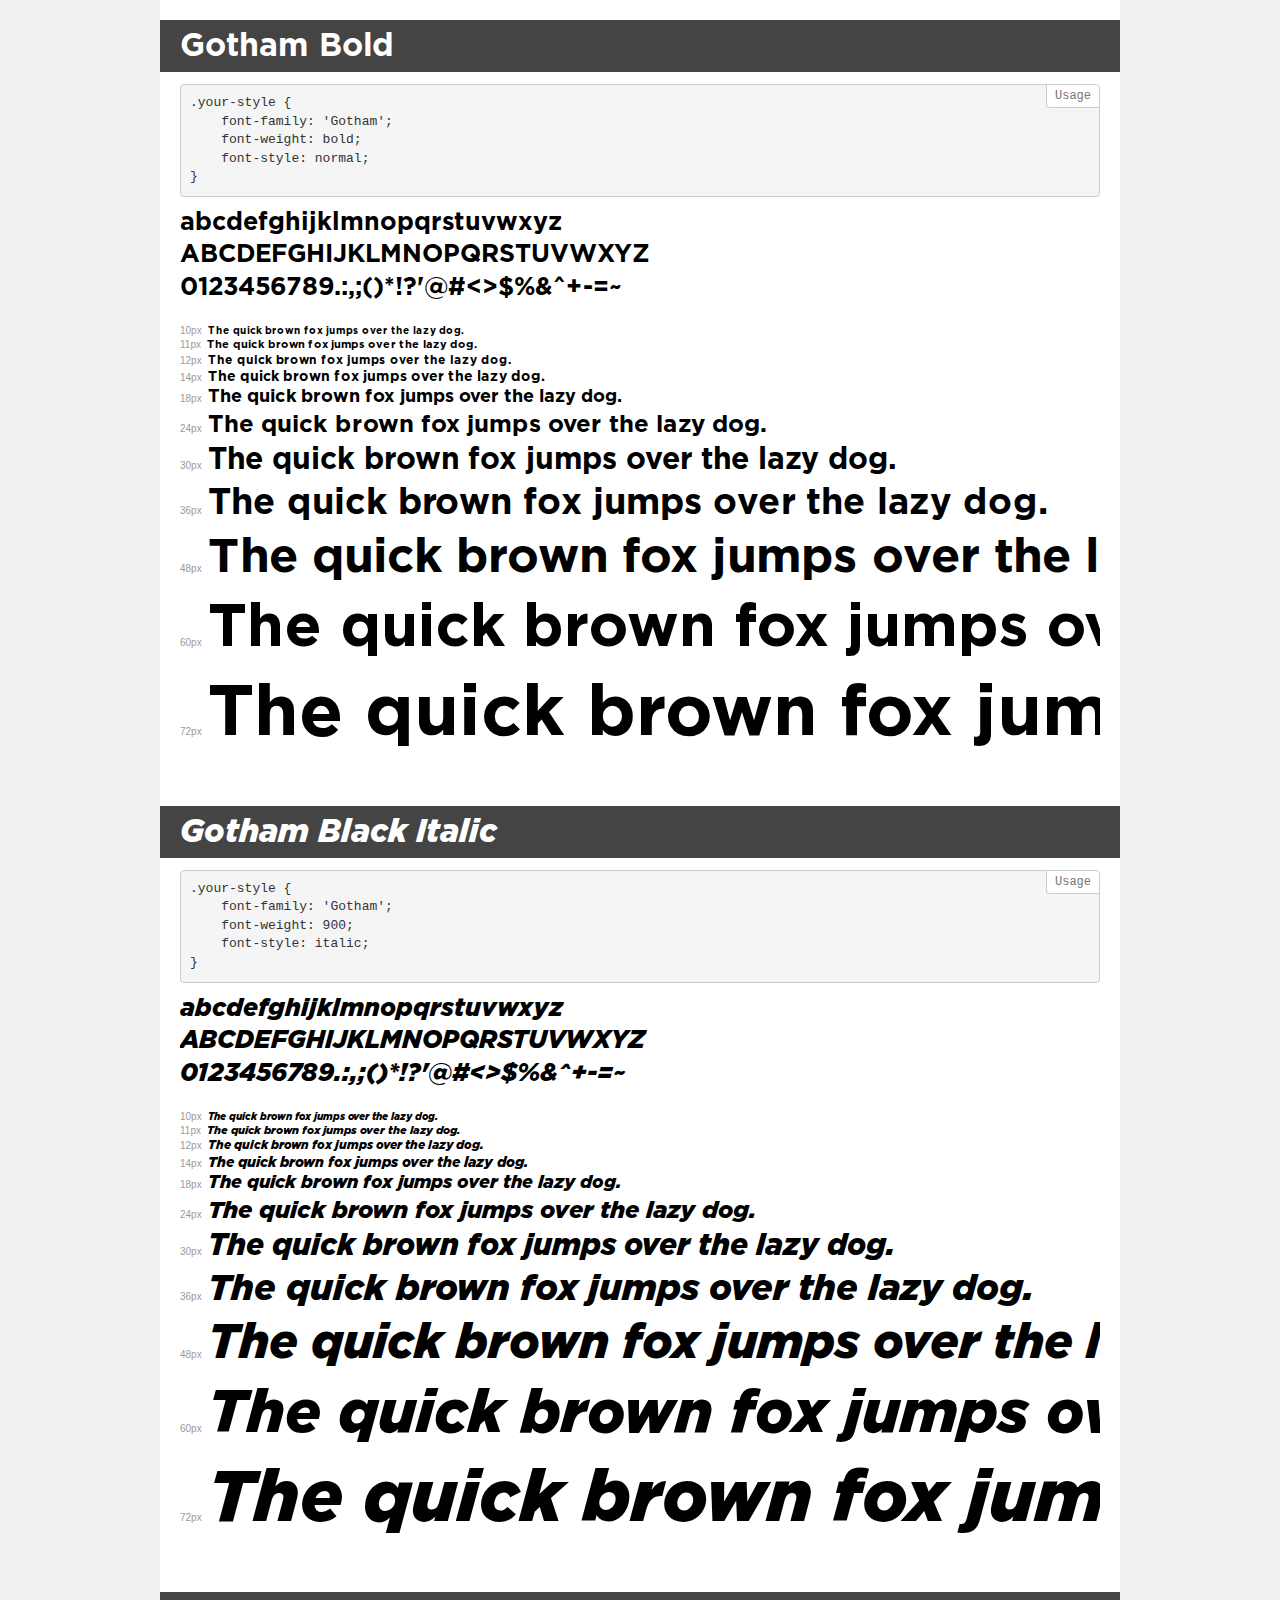
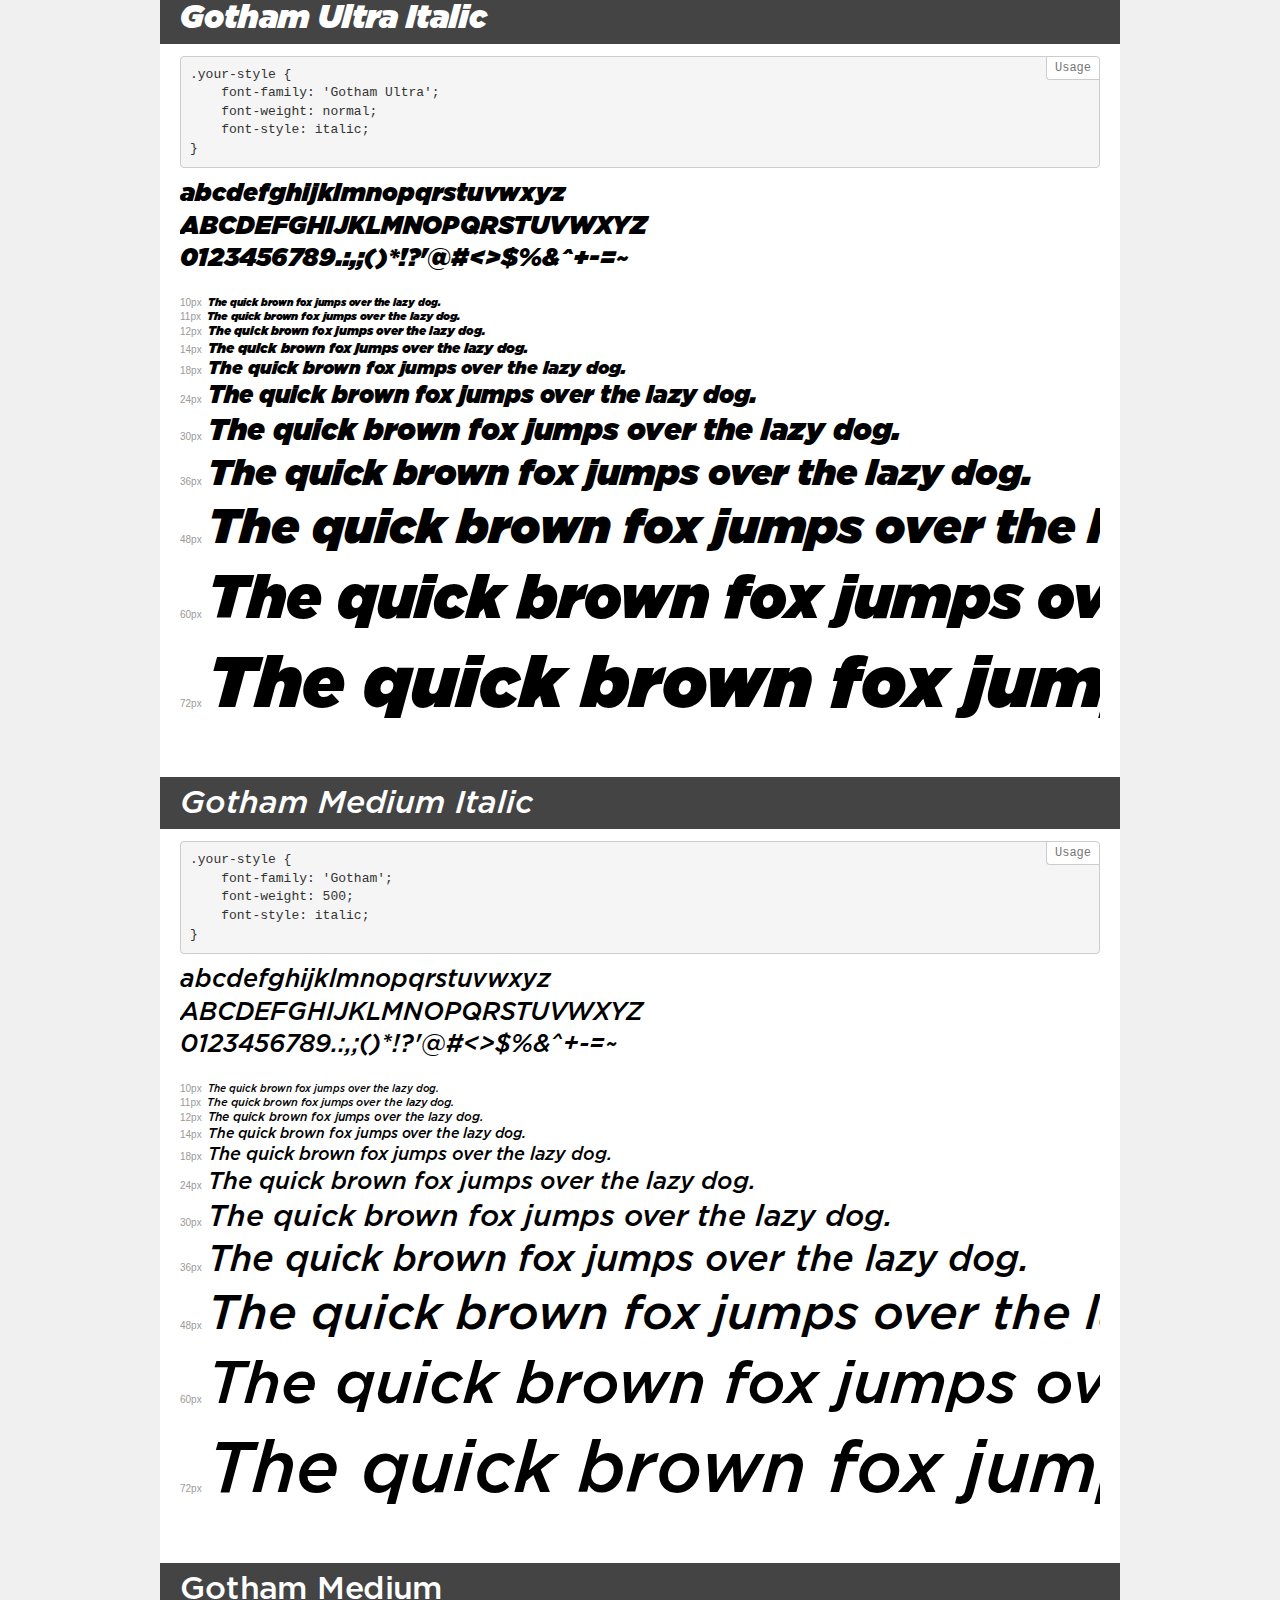
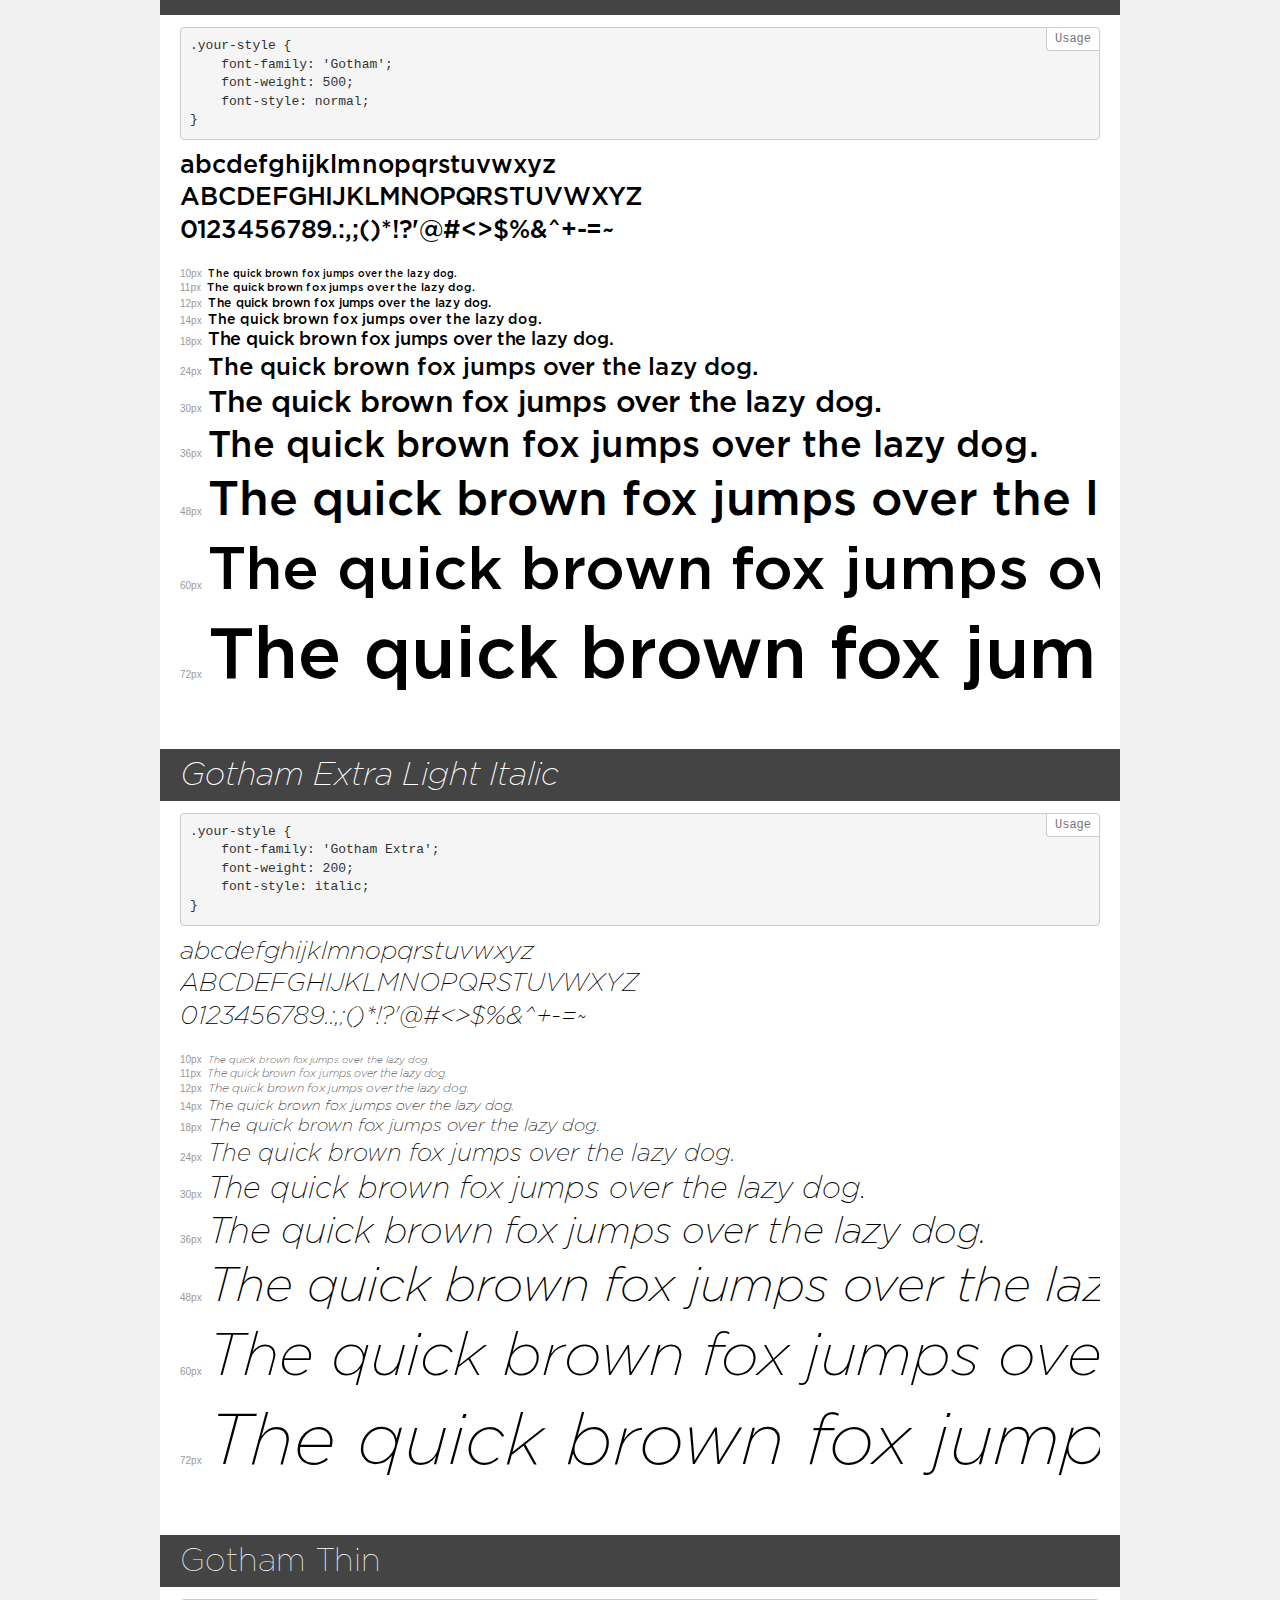
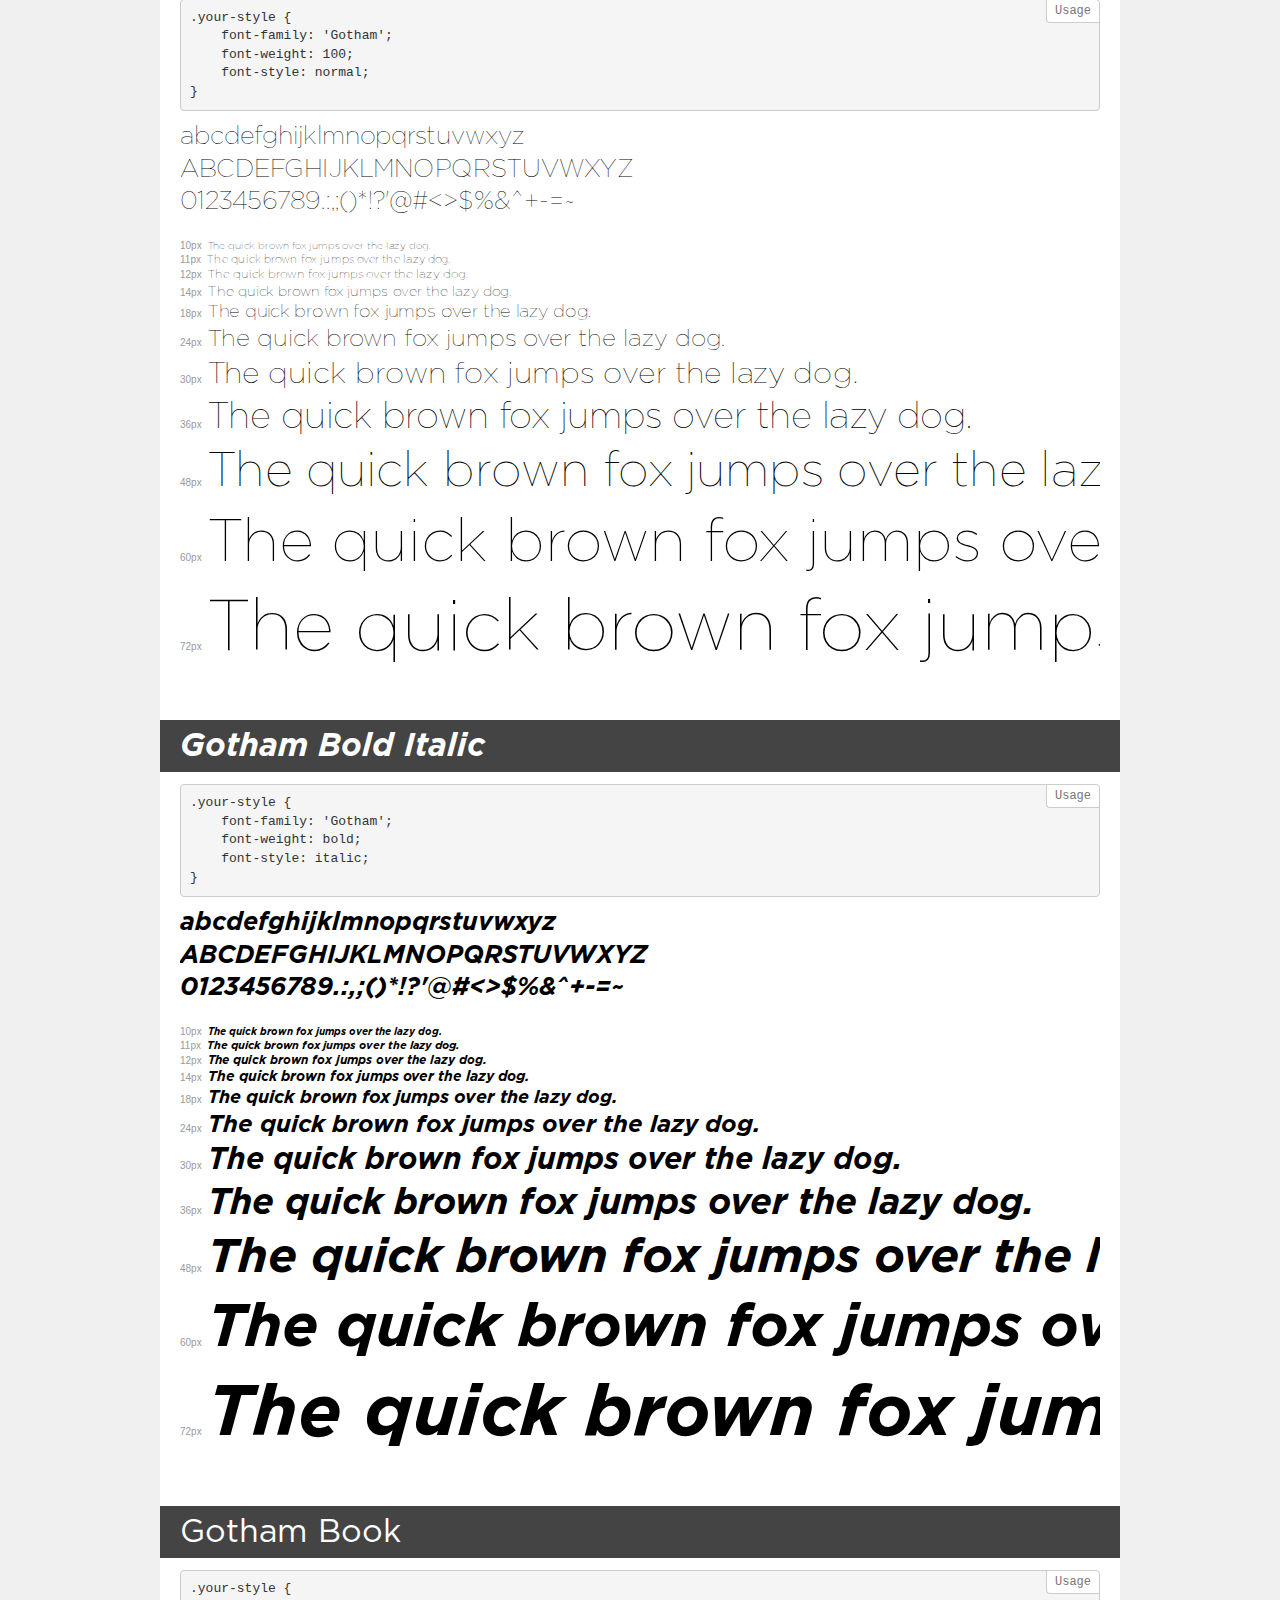
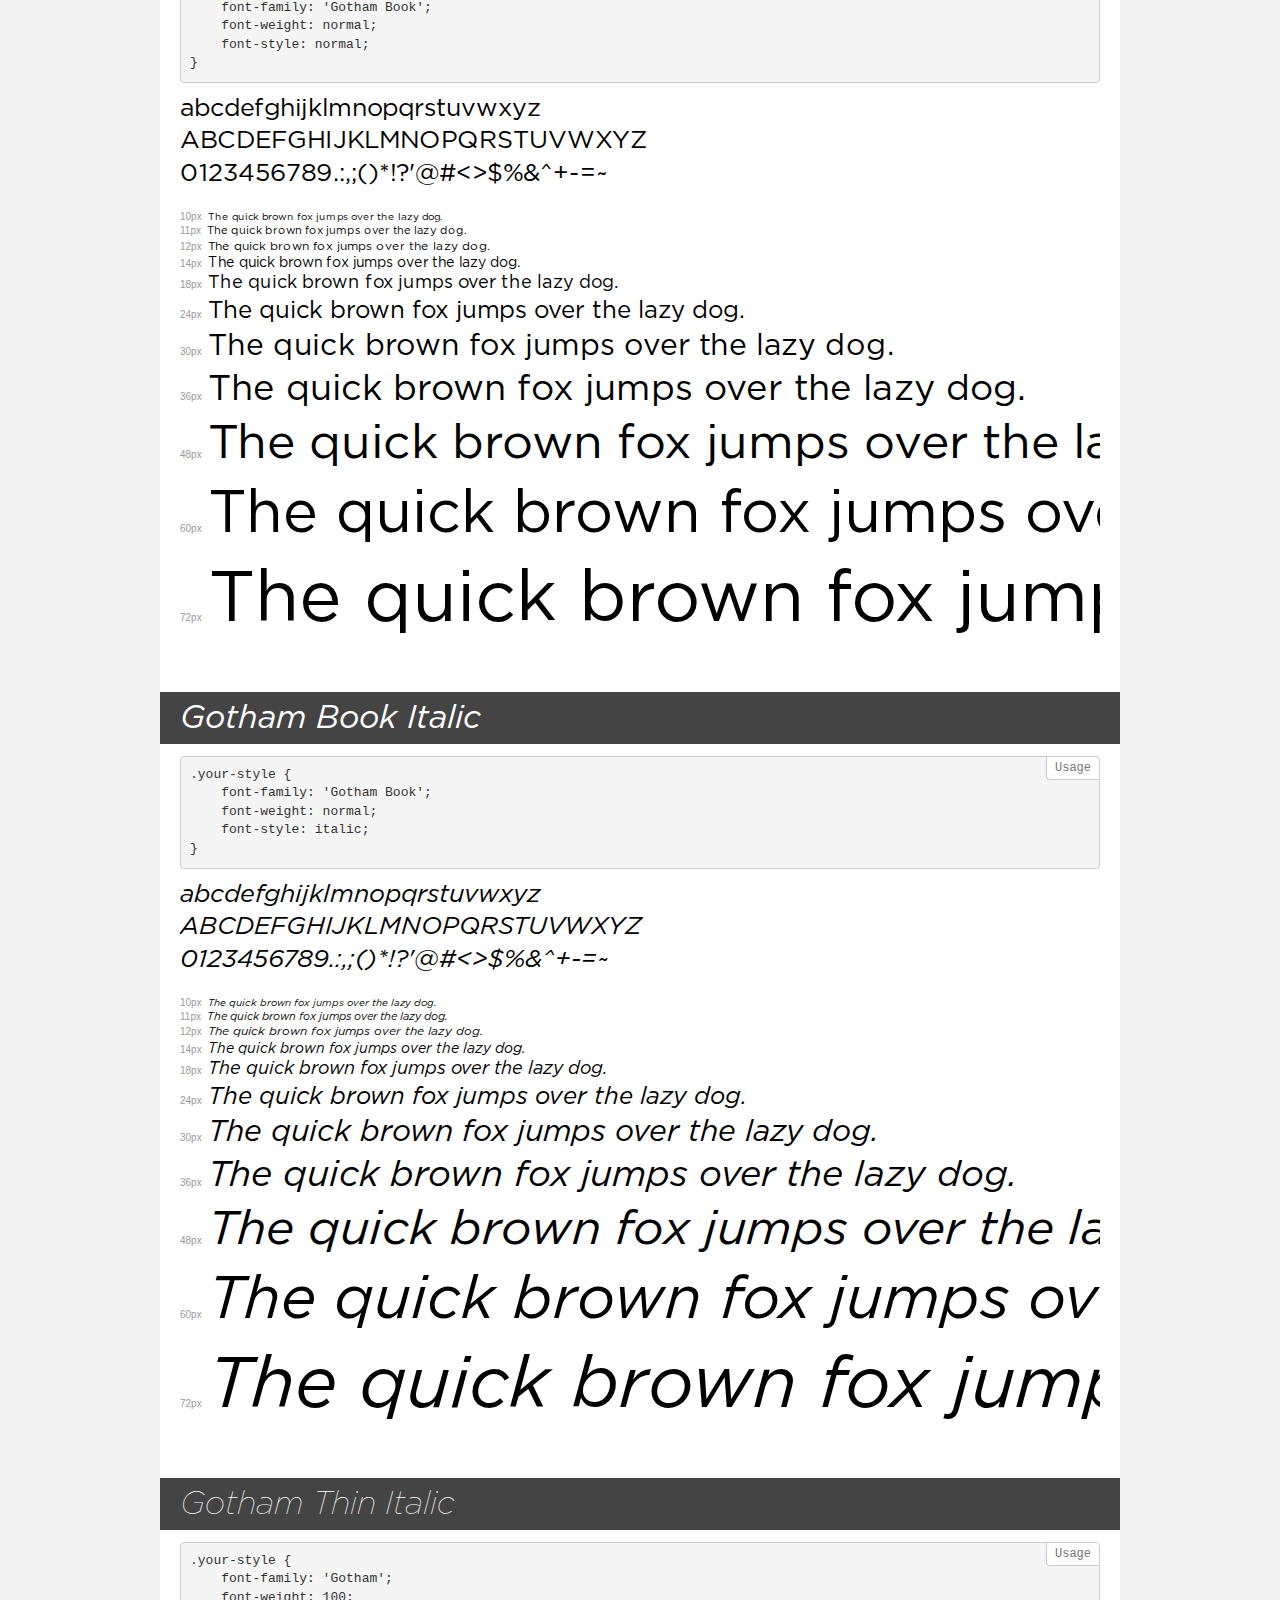
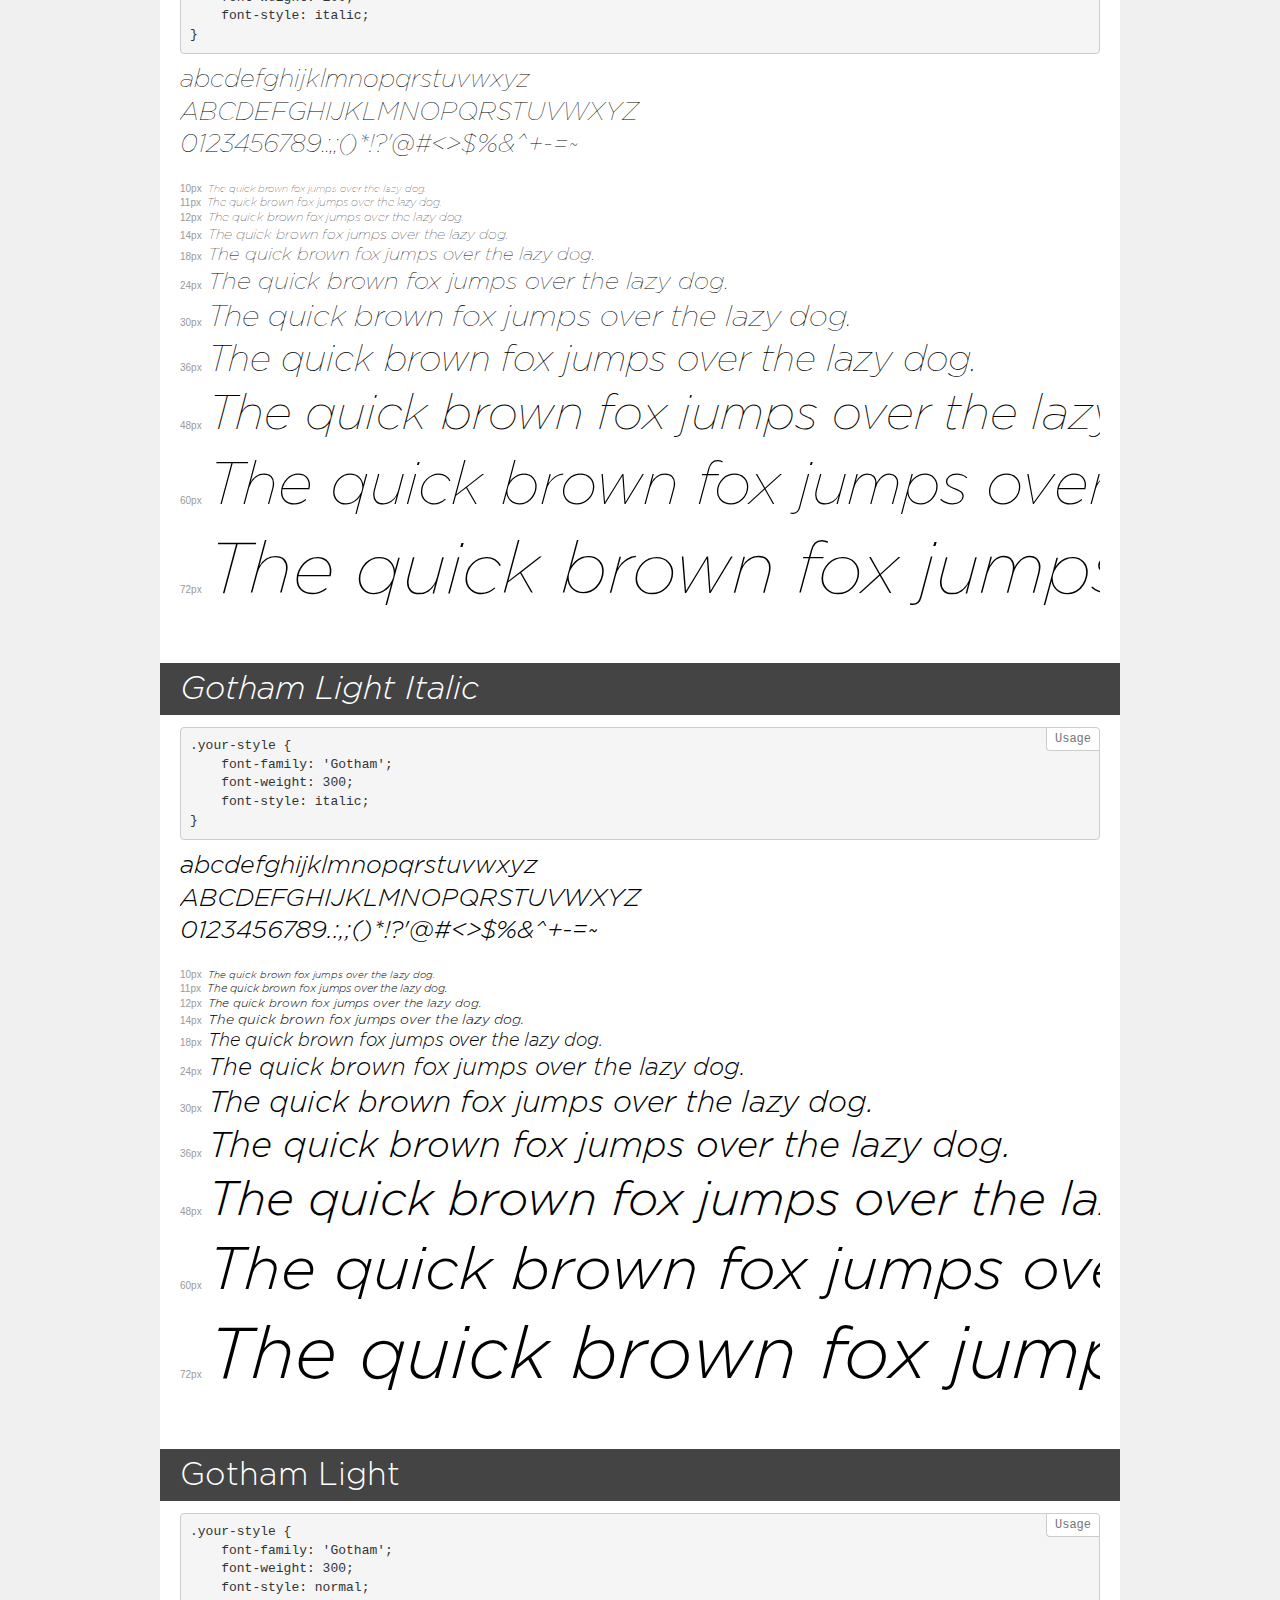
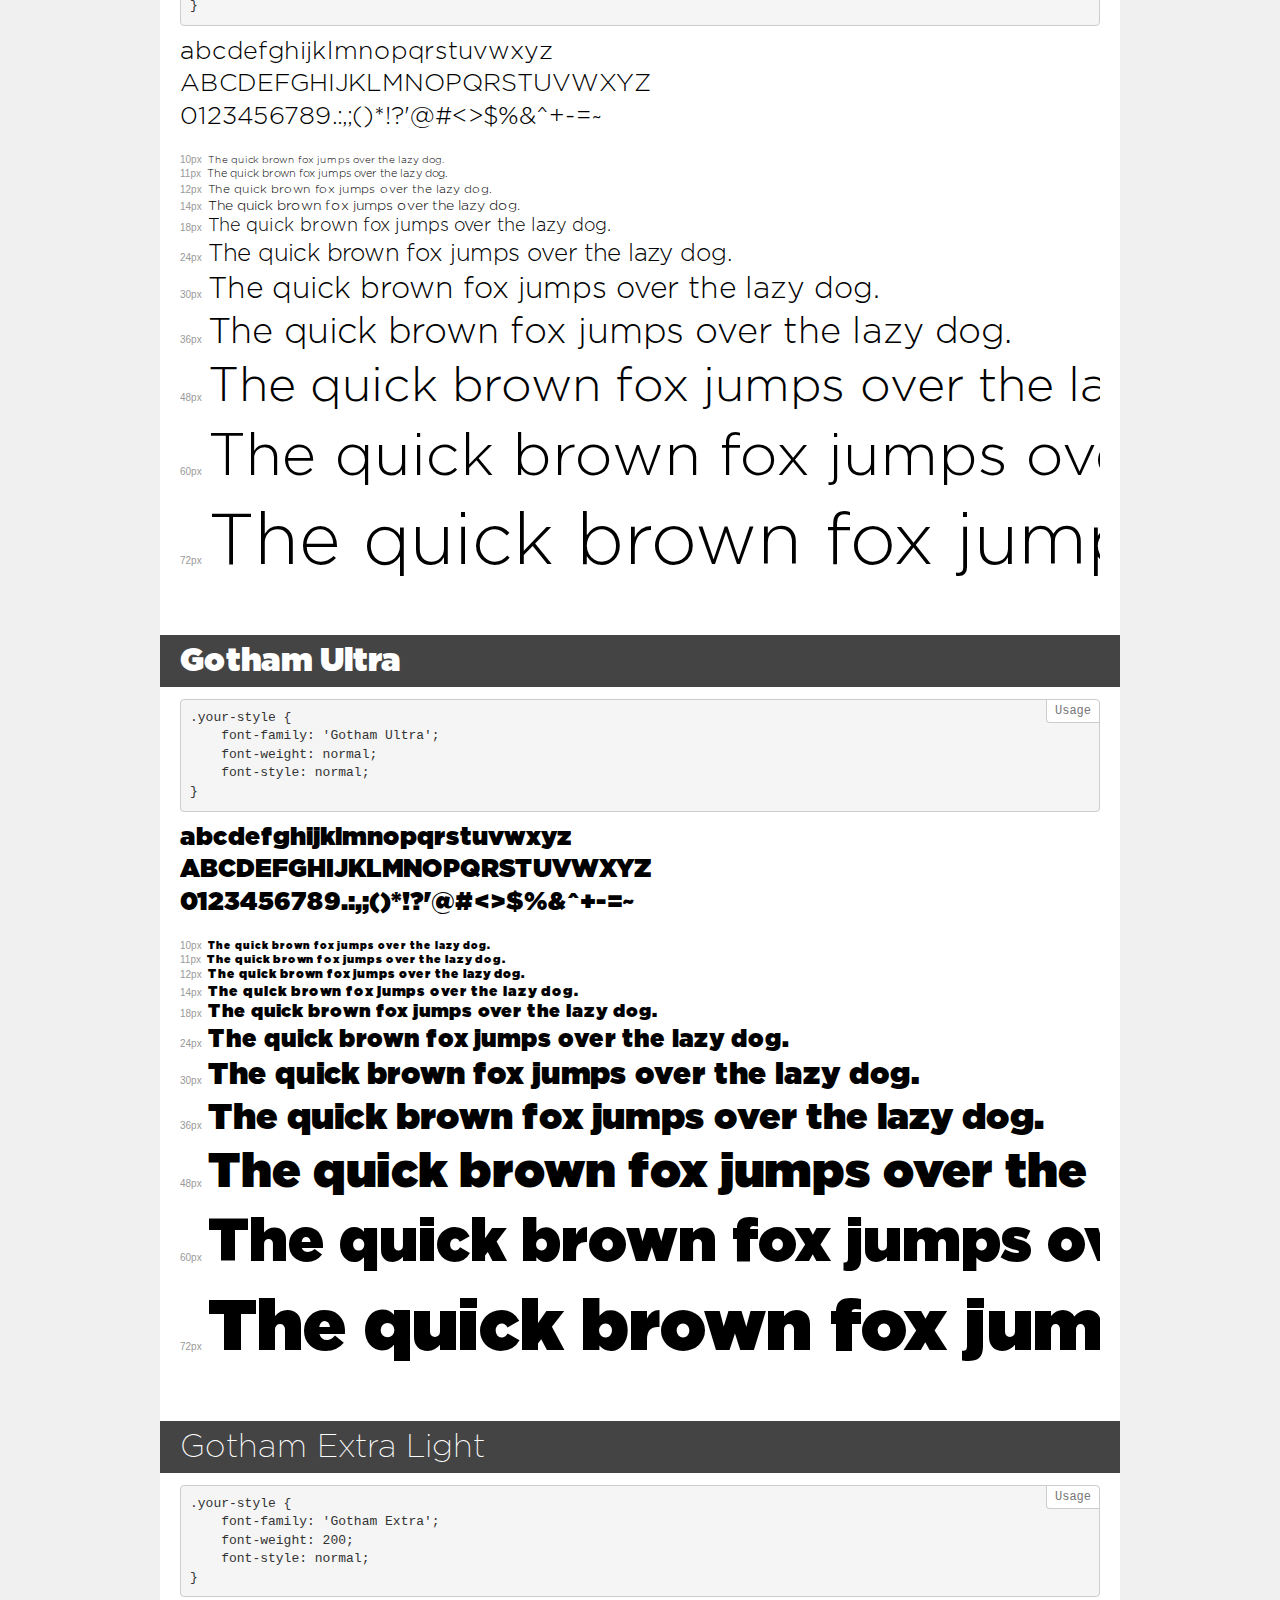
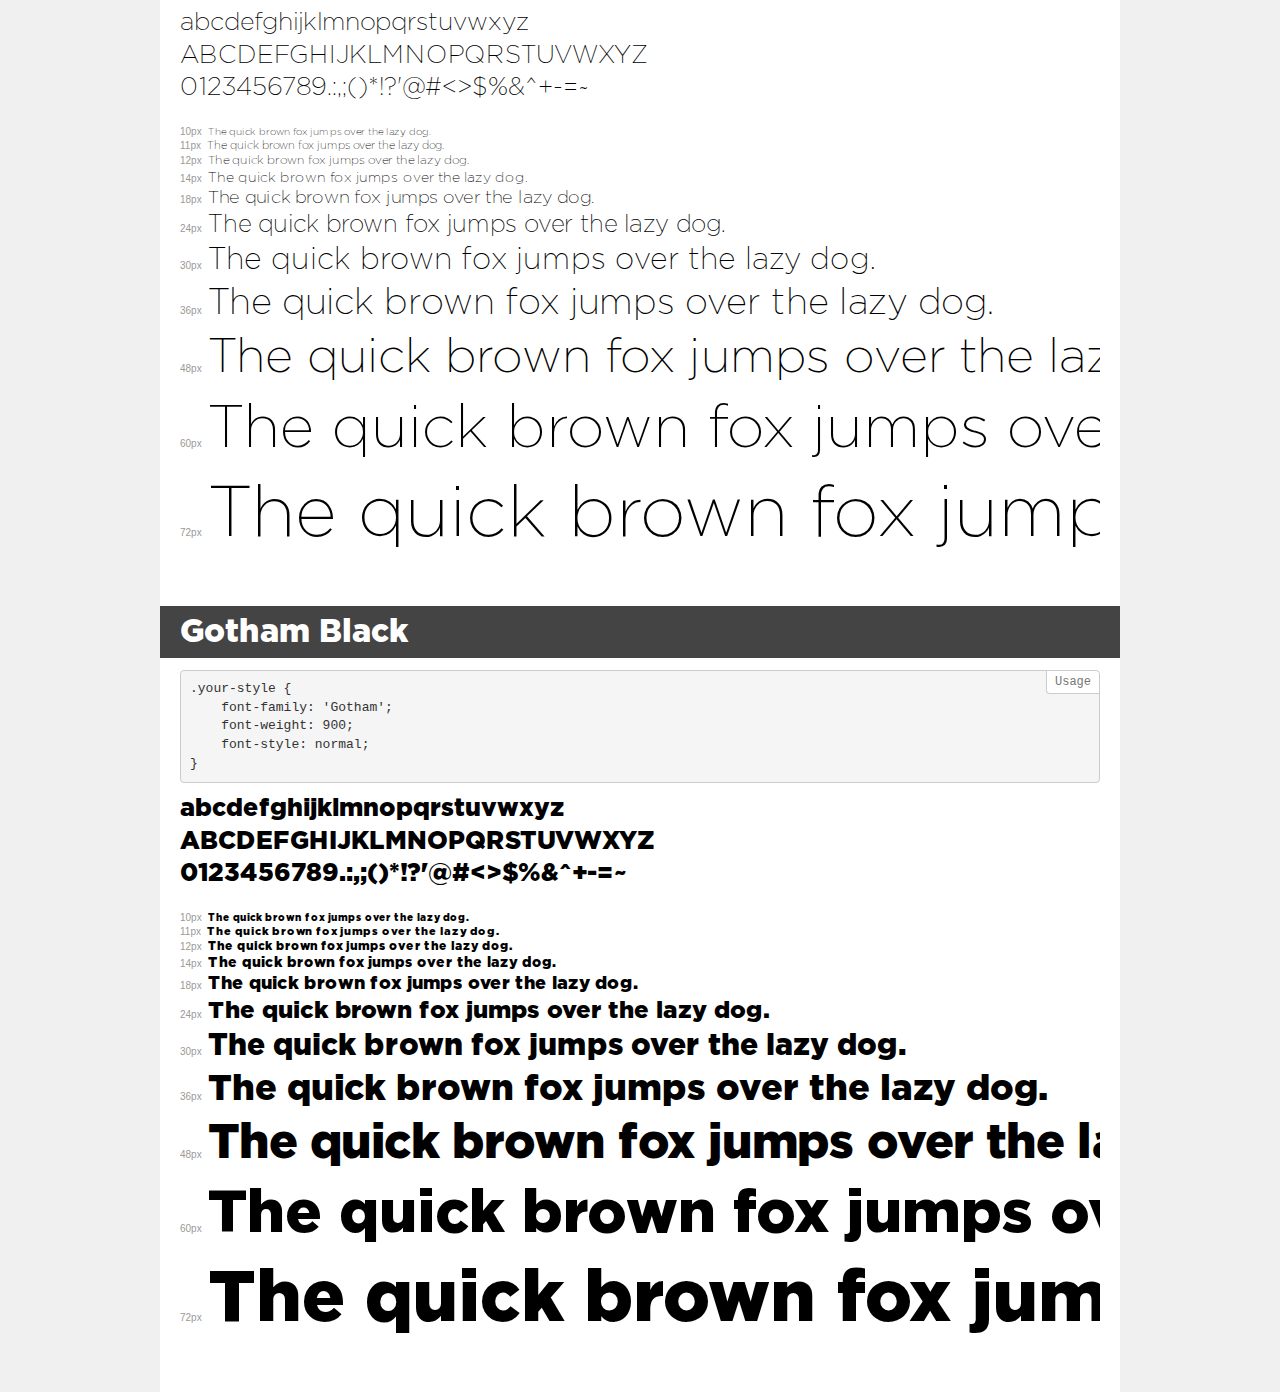
<file: fonts/demo.html>
<!DOCTYPE html>
<html lang="en">
<head>
    <meta charset="utf-8">
    <meta http-equiv="X-UA-Compatible" content="IE=edge">
    <meta name="viewport" content="width=device-width, initial-scale=1">
    <meta name="robots" content="noindex, noarchive">
    <meta name="format-detection" content="telephone=no">
    <title>Transfonter demo</title>
    <link href="stylesheet.css" rel="stylesheet">
    <style>
        /*
        http://meyerweb.com/eric/tools/css/reset/
        v2.0 | 20110126
        License: none (public domain)
        */
        html, body, div, span, applet, object, iframe,
        h1, h2, h3, h4, h5, h6, p, blockquote, pre,
        a, abbr, acronym, address, big, cite, code,
        del, dfn, em, img, ins, kbd, q, s, samp,
        small, strike, strong, sub, sup, tt, var,
        b, u, i, center,
        dl, dt, dd, ol, ul, li,
        fieldset, form, label, legend,
        table, caption, tbody, tfoot, thead, tr, th, td,
        article, aside, canvas, details, embed,
        figure, figcaption, footer, header, hgroup,
        menu, nav, output, ruby, section, summary,
        time, mark, audio, video {
            margin: 0;
            padding: 0;
            border: 0;
            font-size: 100%;
            font: inherit;
            vertical-align: baseline;
        }
        /* HTML5 display-role reset for older browsers */
        article, aside, details, figcaption, figure,
        footer, header, hgroup, menu, nav, section {
            display: block;
        }
        body {
            line-height: 1;
        }
        ol, ul {
            list-style: none;
        }
        blockquote, q {
            quotes: none;
        }
        blockquote:before, blockquote:after,
        q:before, q:after {
            content: '';
            content: none;
        }
        table {
            border-collapse: collapse;
            border-spacing: 0;
        }
        /* demo styles */
        body {
            background: #f0f0f0;
            color: #000;
        }
        .page {
            background: #fff;
            width: 920px;
            margin: 0 auto;
            padding: 20px 20px 0 20px;
            overflow: hidden;
        }
        .font-container {
            overflow-x: auto;
            overflow-y: hidden;
            margin-bottom: 40px;
            line-height: 1.3;
            white-space: nowrap;
            padding-bottom: 5px;
        }
        h1 {
            position: relative;
            background: #444;
            font-size: 32px;
            color: #fff;
            padding: 10px 20px;
            margin: 0 -20px 12px -20px;
        }
        .letters {
            font-size: 25px;
            margin-bottom: 20px;
        }
        .s10:before {
            content: '10px';
        }
        .s11:before {
            content: '11px';
        }
        .s12:before {
            content: '12px';
        }
        .s14:before {
            content: '14px';
        }
        .s18:before {
            content: '18px';
        }
        .s24:before {
            content: '24px';
        }
        .s30:before {
            content: '30px';
        }
        .s36:before {
            content: '36px';
        }
        .s48:before {
            content: '48px';
        }
        .s60:before {
            content: '60px';
        }
        .s72:before {
            content: '72px';
        }
        .s10:before, .s11:before, .s12:before, .s14:before,
        .s18:before, .s24:before, .s30:before, .s36:before,
        .s48:before, .s60:before, .s72:before {
            font-family: Arial, sans-serif;
            font-size: 10px;
            font-weight: normal;
            font-style: normal;
            color: #999;
            padding-right: 6px;
        }
        pre {
            display: block;
            position: relative;
            padding: 9px;
            margin: 0 0 10px;
            font-family: Monaco, Menlo, Consolas, "Courier New", monospace;
            font-size: 13px;
            line-height: 1.428571429;
            color: #333;
            font-weight: normal;
            font-style: normal;
            background-color: #f5f5f5;
            border: 1px solid #ccc;
            overflow-x: auto;
            border-radius: 4px;
        }
        pre:after {
            display: block;
            position: absolute;
            right: 0;
            top: 0;
            content: 'Usage';
            line-height: 1;
            padding: 5px 8px;
            font-size: 12px;
            color: #767676;
            background-color: #fff;
            border: 1px solid #ccc;
            border-right: none;
            border-top: none;
            border-radius: 0 4px 0 4px;
            z-index: 10;
        }
        /* responsive */
        @media (max-width: 959px) {
            .page {
                width: auto;
                margin: 0;
            }
        }
    </style>
</head>
<body>
<div class="page">
    <div class="demo">
        <h1 style="font-family: 'Gotham'; font-weight: bold; font-style: normal;">Gotham Bold</h1>
        <pre>.your-style {
    font-family: 'Gotham';
    font-weight: bold;
    font-style: normal;
}</pre>
        <div class="font-container" style="font-family: 'Gotham'; font-weight: bold; font-style: normal;">
            <p class="letters">
                abcdefghijklmnopqrstuvwxyz<br>
ABCDEFGHIJKLMNOPQRSTUVWXYZ<br>
                0123456789.:,;()*!?'@#<>$%&^+-=~
            </p>
            <p class="s10" style="font-size: 10px;">The quick brown fox jumps over the lazy dog.</p>
            <p class="s11" style="font-size: 11px;">The quick brown fox jumps over the lazy dog.</p>
            <p class="s12" style="font-size: 12px;">The quick brown fox jumps over the lazy dog.</p>
            <p class="s14" style="font-size: 14px;">The quick brown fox jumps over the lazy dog.</p>
            <p class="s18" style="font-size: 18px;">The quick brown fox jumps over the lazy dog.</p>
            <p class="s24" style="font-size: 24px;">The quick brown fox jumps over the lazy dog.</p>
            <p class="s30" style="font-size: 30px;">The quick brown fox jumps over the lazy dog.</p>
            <p class="s36" style="font-size: 36px;">The quick brown fox jumps over the lazy dog.</p>
            <p class="s48" style="font-size: 48px;">The quick brown fox jumps over the lazy dog.</p>
            <p class="s60" style="font-size: 60px;">The quick brown fox jumps over the lazy dog.</p>
            <p class="s72" style="font-size: 72px;">The quick brown fox jumps over the lazy dog.</p>
        </div>
    </div>
    <div class="demo">
        <h1 style="font-family: 'Gotham'; font-weight: 900; font-style: italic;">Gotham Black Italic</h1>
        <pre>.your-style {
    font-family: 'Gotham';
    font-weight: 900;
    font-style: italic;
}</pre>
        <div class="font-container" style="font-family: 'Gotham'; font-weight: 900; font-style: italic;">
            <p class="letters">
                abcdefghijklmnopqrstuvwxyz<br>
ABCDEFGHIJKLMNOPQRSTUVWXYZ<br>
                0123456789.:,;()*!?'@#<>$%&^+-=~
            </p>
            <p class="s10" style="font-size: 10px;">The quick brown fox jumps over the lazy dog.</p>
            <p class="s11" style="font-size: 11px;">The quick brown fox jumps over the lazy dog.</p>
            <p class="s12" style="font-size: 12px;">The quick brown fox jumps over the lazy dog.</p>
            <p class="s14" style="font-size: 14px;">The quick brown fox jumps over the lazy dog.</p>
            <p class="s18" style="font-size: 18px;">The quick brown fox jumps over the lazy dog.</p>
            <p class="s24" style="font-size: 24px;">The quick brown fox jumps over the lazy dog.</p>
            <p class="s30" style="font-size: 30px;">The quick brown fox jumps over the lazy dog.</p>
            <p class="s36" style="font-size: 36px;">The quick brown fox jumps over the lazy dog.</p>
            <p class="s48" style="font-size: 48px;">The quick brown fox jumps over the lazy dog.</p>
            <p class="s60" style="font-size: 60px;">The quick brown fox jumps over the lazy dog.</p>
            <p class="s72" style="font-size: 72px;">The quick brown fox jumps over the lazy dog.</p>
        </div>
    </div>
    <div class="demo">
        <h1 style="font-family: 'Gotham Ultra'; font-weight: normal; font-style: italic;">Gotham Ultra Italic</h1>
        <pre>.your-style {
    font-family: 'Gotham Ultra';
    font-weight: normal;
    font-style: italic;
}</pre>
        <div class="font-container" style="font-family: 'Gotham Ultra'; font-weight: normal; font-style: italic;">
            <p class="letters">
                abcdefghijklmnopqrstuvwxyz<br>
ABCDEFGHIJKLMNOPQRSTUVWXYZ<br>
                0123456789.:,;()*!?'@#<>$%&^+-=~
            </p>
            <p class="s10" style="font-size: 10px;">The quick brown fox jumps over the lazy dog.</p>
            <p class="s11" style="font-size: 11px;">The quick brown fox jumps over the lazy dog.</p>
            <p class="s12" style="font-size: 12px;">The quick brown fox jumps over the lazy dog.</p>
            <p class="s14" style="font-size: 14px;">The quick brown fox jumps over the lazy dog.</p>
            <p class="s18" style="font-size: 18px;">The quick brown fox jumps over the lazy dog.</p>
            <p class="s24" style="font-size: 24px;">The quick brown fox jumps over the lazy dog.</p>
            <p class="s30" style="font-size: 30px;">The quick brown fox jumps over the lazy dog.</p>
            <p class="s36" style="font-size: 36px;">The quick brown fox jumps over the lazy dog.</p>
            <p class="s48" style="font-size: 48px;">The quick brown fox jumps over the lazy dog.</p>
            <p class="s60" style="font-size: 60px;">The quick brown fox jumps over the lazy dog.</p>
            <p class="s72" style="font-size: 72px;">The quick brown fox jumps over the lazy dog.</p>
        </div>
    </div>
    <div class="demo">
        <h1 style="font-family: 'Gotham'; font-weight: 500; font-style: italic;">Gotham Medium Italic</h1>
        <pre>.your-style {
    font-family: 'Gotham';
    font-weight: 500;
    font-style: italic;
}</pre>
        <div class="font-container" style="font-family: 'Gotham'; font-weight: 500; font-style: italic;">
            <p class="letters">
                abcdefghijklmnopqrstuvwxyz<br>
ABCDEFGHIJKLMNOPQRSTUVWXYZ<br>
                0123456789.:,;()*!?'@#<>$%&^+-=~
            </p>
            <p class="s10" style="font-size: 10px;">The quick brown fox jumps over the lazy dog.</p>
            <p class="s11" style="font-size: 11px;">The quick brown fox jumps over the lazy dog.</p>
            <p class="s12" style="font-size: 12px;">The quick brown fox jumps over the lazy dog.</p>
            <p class="s14" style="font-size: 14px;">The quick brown fox jumps over the lazy dog.</p>
            <p class="s18" style="font-size: 18px;">The quick brown fox jumps over the lazy dog.</p>
            <p class="s24" style="font-size: 24px;">The quick brown fox jumps over the lazy dog.</p>
            <p class="s30" style="font-size: 30px;">The quick brown fox jumps over the lazy dog.</p>
            <p class="s36" style="font-size: 36px;">The quick brown fox jumps over the lazy dog.</p>
            <p class="s48" style="font-size: 48px;">The quick brown fox jumps over the lazy dog.</p>
            <p class="s60" style="font-size: 60px;">The quick brown fox jumps over the lazy dog.</p>
            <p class="s72" style="font-size: 72px;">The quick brown fox jumps over the lazy dog.</p>
        </div>
    </div>
    <div class="demo">
        <h1 style="font-family: 'Gotham'; font-weight: 500; font-style: normal;">Gotham Medium</h1>
        <pre>.your-style {
    font-family: 'Gotham';
    font-weight: 500;
    font-style: normal;
}</pre>
        <div class="font-container" style="font-family: 'Gotham'; font-weight: 500; font-style: normal;">
            <p class="letters">
                abcdefghijklmnopqrstuvwxyz<br>
ABCDEFGHIJKLMNOPQRSTUVWXYZ<br>
                0123456789.:,;()*!?'@#<>$%&^+-=~
            </p>
            <p class="s10" style="font-size: 10px;">The quick brown fox jumps over the lazy dog.</p>
            <p class="s11" style="font-size: 11px;">The quick brown fox jumps over the lazy dog.</p>
            <p class="s12" style="font-size: 12px;">The quick brown fox jumps over the lazy dog.</p>
            <p class="s14" style="font-size: 14px;">The quick brown fox jumps over the lazy dog.</p>
            <p class="s18" style="font-size: 18px;">The quick brown fox jumps over the lazy dog.</p>
            <p class="s24" style="font-size: 24px;">The quick brown fox jumps over the lazy dog.</p>
            <p class="s30" style="font-size: 30px;">The quick brown fox jumps over the lazy dog.</p>
            <p class="s36" style="font-size: 36px;">The quick brown fox jumps over the lazy dog.</p>
            <p class="s48" style="font-size: 48px;">The quick brown fox jumps over the lazy dog.</p>
            <p class="s60" style="font-size: 60px;">The quick brown fox jumps over the lazy dog.</p>
            <p class="s72" style="font-size: 72px;">The quick brown fox jumps over the lazy dog.</p>
        </div>
    </div>
    <div class="demo">
        <h1 style="font-family: 'Gotham Extra'; font-weight: 200; font-style: italic;">Gotham Extra Light Italic</h1>
        <pre>.your-style {
    font-family: 'Gotham Extra';
    font-weight: 200;
    font-style: italic;
}</pre>
        <div class="font-container" style="font-family: 'Gotham Extra'; font-weight: 200; font-style: italic;">
            <p class="letters">
                abcdefghijklmnopqrstuvwxyz<br>
ABCDEFGHIJKLMNOPQRSTUVWXYZ<br>
                0123456789.:,;()*!?'@#<>$%&^+-=~
            </p>
            <p class="s10" style="font-size: 10px;">The quick brown fox jumps over the lazy dog.</p>
            <p class="s11" style="font-size: 11px;">The quick brown fox jumps over the lazy dog.</p>
            <p class="s12" style="font-size: 12px;">The quick brown fox jumps over the lazy dog.</p>
            <p class="s14" style="font-size: 14px;">The quick brown fox jumps over the lazy dog.</p>
            <p class="s18" style="font-size: 18px;">The quick brown fox jumps over the lazy dog.</p>
            <p class="s24" style="font-size: 24px;">The quick brown fox jumps over the lazy dog.</p>
            <p class="s30" style="font-size: 30px;">The quick brown fox jumps over the lazy dog.</p>
            <p class="s36" style="font-size: 36px;">The quick brown fox jumps over the lazy dog.</p>
            <p class="s48" style="font-size: 48px;">The quick brown fox jumps over the lazy dog.</p>
            <p class="s60" style="font-size: 60px;">The quick brown fox jumps over the lazy dog.</p>
            <p class="s72" style="font-size: 72px;">The quick brown fox jumps over the lazy dog.</p>
        </div>
    </div>
    <div class="demo">
        <h1 style="font-family: 'Gotham'; font-weight: 100; font-style: normal;">Gotham Thin</h1>
        <pre>.your-style {
    font-family: 'Gotham';
    font-weight: 100;
    font-style: normal;
}</pre>
        <div class="font-container" style="font-family: 'Gotham'; font-weight: 100; font-style: normal;">
            <p class="letters">
                abcdefghijklmnopqrstuvwxyz<br>
ABCDEFGHIJKLMNOPQRSTUVWXYZ<br>
                0123456789.:,;()*!?'@#<>$%&^+-=~
            </p>
            <p class="s10" style="font-size: 10px;">The quick brown fox jumps over the lazy dog.</p>
            <p class="s11" style="font-size: 11px;">The quick brown fox jumps over the lazy dog.</p>
            <p class="s12" style="font-size: 12px;">The quick brown fox jumps over the lazy dog.</p>
            <p class="s14" style="font-size: 14px;">The quick brown fox jumps over the lazy dog.</p>
            <p class="s18" style="font-size: 18px;">The quick brown fox jumps over the lazy dog.</p>
            <p class="s24" style="font-size: 24px;">The quick brown fox jumps over the lazy dog.</p>
            <p class="s30" style="font-size: 30px;">The quick brown fox jumps over the lazy dog.</p>
            <p class="s36" style="font-size: 36px;">The quick brown fox jumps over the lazy dog.</p>
            <p class="s48" style="font-size: 48px;">The quick brown fox jumps over the lazy dog.</p>
            <p class="s60" style="font-size: 60px;">The quick brown fox jumps over the lazy dog.</p>
            <p class="s72" style="font-size: 72px;">The quick brown fox jumps over the lazy dog.</p>
        </div>
    </div>
    <div class="demo">
        <h1 style="font-family: 'Gotham'; font-weight: bold; font-style: italic;">Gotham Bold Italic</h1>
        <pre>.your-style {
    font-family: 'Gotham';
    font-weight: bold;
    font-style: italic;
}</pre>
        <div class="font-container" style="font-family: 'Gotham'; font-weight: bold; font-style: italic;">
            <p class="letters">
                abcdefghijklmnopqrstuvwxyz<br>
ABCDEFGHIJKLMNOPQRSTUVWXYZ<br>
                0123456789.:,;()*!?'@#<>$%&^+-=~
            </p>
            <p class="s10" style="font-size: 10px;">The quick brown fox jumps over the lazy dog.</p>
            <p class="s11" style="font-size: 11px;">The quick brown fox jumps over the lazy dog.</p>
            <p class="s12" style="font-size: 12px;">The quick brown fox jumps over the lazy dog.</p>
            <p class="s14" style="font-size: 14px;">The quick brown fox jumps over the lazy dog.</p>
            <p class="s18" style="font-size: 18px;">The quick brown fox jumps over the lazy dog.</p>
            <p class="s24" style="font-size: 24px;">The quick brown fox jumps over the lazy dog.</p>
            <p class="s30" style="font-size: 30px;">The quick brown fox jumps over the lazy dog.</p>
            <p class="s36" style="font-size: 36px;">The quick brown fox jumps over the lazy dog.</p>
            <p class="s48" style="font-size: 48px;">The quick brown fox jumps over the lazy dog.</p>
            <p class="s60" style="font-size: 60px;">The quick brown fox jumps over the lazy dog.</p>
            <p class="s72" style="font-size: 72px;">The quick brown fox jumps over the lazy dog.</p>
        </div>
    </div>
    <div class="demo">
        <h1 style="font-family: 'Gotham Book'; font-weight: normal; font-style: normal;">Gotham Book</h1>
        <pre>.your-style {
    font-family: 'Gotham Book';
    font-weight: normal;
    font-style: normal;
}</pre>
        <div class="font-container" style="font-family: 'Gotham Book'; font-weight: normal; font-style: normal;">
            <p class="letters">
                abcdefghijklmnopqrstuvwxyz<br>
ABCDEFGHIJKLMNOPQRSTUVWXYZ<br>
                0123456789.:,;()*!?'@#<>$%&^+-=~
            </p>
            <p class="s10" style="font-size: 10px;">The quick brown fox jumps over the lazy dog.</p>
            <p class="s11" style="font-size: 11px;">The quick brown fox jumps over the lazy dog.</p>
            <p class="s12" style="font-size: 12px;">The quick brown fox jumps over the lazy dog.</p>
            <p class="s14" style="font-size: 14px;">The quick brown fox jumps over the lazy dog.</p>
            <p class="s18" style="font-size: 18px;">The quick brown fox jumps over the lazy dog.</p>
            <p class="s24" style="font-size: 24px;">The quick brown fox jumps over the lazy dog.</p>
            <p class="s30" style="font-size: 30px;">The quick brown fox jumps over the lazy dog.</p>
            <p class="s36" style="font-size: 36px;">The quick brown fox jumps over the lazy dog.</p>
            <p class="s48" style="font-size: 48px;">The quick brown fox jumps over the lazy dog.</p>
            <p class="s60" style="font-size: 60px;">The quick brown fox jumps over the lazy dog.</p>
            <p class="s72" style="font-size: 72px;">The quick brown fox jumps over the lazy dog.</p>
        </div>
    </div>
    <div class="demo">
        <h1 style="font-family: 'Gotham Book'; font-weight: normal; font-style: italic;">Gotham Book Italic</h1>
        <pre>.your-style {
    font-family: 'Gotham Book';
    font-weight: normal;
    font-style: italic;
}</pre>
        <div class="font-container" style="font-family: 'Gotham Book'; font-weight: normal; font-style: italic;">
            <p class="letters">
                abcdefghijklmnopqrstuvwxyz<br>
ABCDEFGHIJKLMNOPQRSTUVWXYZ<br>
                0123456789.:,;()*!?'@#<>$%&^+-=~
            </p>
            <p class="s10" style="font-size: 10px;">The quick brown fox jumps over the lazy dog.</p>
            <p class="s11" style="font-size: 11px;">The quick brown fox jumps over the lazy dog.</p>
            <p class="s12" style="font-size: 12px;">The quick brown fox jumps over the lazy dog.</p>
            <p class="s14" style="font-size: 14px;">The quick brown fox jumps over the lazy dog.</p>
            <p class="s18" style="font-size: 18px;">The quick brown fox jumps over the lazy dog.</p>
            <p class="s24" style="font-size: 24px;">The quick brown fox jumps over the lazy dog.</p>
            <p class="s30" style="font-size: 30px;">The quick brown fox jumps over the lazy dog.</p>
            <p class="s36" style="font-size: 36px;">The quick brown fox jumps over the lazy dog.</p>
            <p class="s48" style="font-size: 48px;">The quick brown fox jumps over the lazy dog.</p>
            <p class="s60" style="font-size: 60px;">The quick brown fox jumps over the lazy dog.</p>
            <p class="s72" style="font-size: 72px;">The quick brown fox jumps over the lazy dog.</p>
        </div>
    </div>
    <div class="demo">
        <h1 style="font-family: 'Gotham'; font-weight: 100; font-style: italic;">Gotham Thin Italic</h1>
        <pre>.your-style {
    font-family: 'Gotham';
    font-weight: 100;
    font-style: italic;
}</pre>
        <div class="font-container" style="font-family: 'Gotham'; font-weight: 100; font-style: italic;">
            <p class="letters">
                abcdefghijklmnopqrstuvwxyz<br>
ABCDEFGHIJKLMNOPQRSTUVWXYZ<br>
                0123456789.:,;()*!?'@#<>$%&^+-=~
            </p>
            <p class="s10" style="font-size: 10px;">The quick brown fox jumps over the lazy dog.</p>
            <p class="s11" style="font-size: 11px;">The quick brown fox jumps over the lazy dog.</p>
            <p class="s12" style="font-size: 12px;">The quick brown fox jumps over the lazy dog.</p>
            <p class="s14" style="font-size: 14px;">The quick brown fox jumps over the lazy dog.</p>
            <p class="s18" style="font-size: 18px;">The quick brown fox jumps over the lazy dog.</p>
            <p class="s24" style="font-size: 24px;">The quick brown fox jumps over the lazy dog.</p>
            <p class="s30" style="font-size: 30px;">The quick brown fox jumps over the lazy dog.</p>
            <p class="s36" style="font-size: 36px;">The quick brown fox jumps over the lazy dog.</p>
            <p class="s48" style="font-size: 48px;">The quick brown fox jumps over the lazy dog.</p>
            <p class="s60" style="font-size: 60px;">The quick brown fox jumps over the lazy dog.</p>
            <p class="s72" style="font-size: 72px;">The quick brown fox jumps over the lazy dog.</p>
        </div>
    </div>
    <div class="demo">
        <h1 style="font-family: 'Gotham'; font-weight: 300; font-style: italic;">Gotham Light Italic</h1>
        <pre>.your-style {
    font-family: 'Gotham';
    font-weight: 300;
    font-style: italic;
}</pre>
        <div class="font-container" style="font-family: 'Gotham'; font-weight: 300; font-style: italic;">
            <p class="letters">
                abcdefghijklmnopqrstuvwxyz<br>
ABCDEFGHIJKLMNOPQRSTUVWXYZ<br>
                0123456789.:,;()*!?'@#<>$%&^+-=~
            </p>
            <p class="s10" style="font-size: 10px;">The quick brown fox jumps over the lazy dog.</p>
            <p class="s11" style="font-size: 11px;">The quick brown fox jumps over the lazy dog.</p>
            <p class="s12" style="font-size: 12px;">The quick brown fox jumps over the lazy dog.</p>
            <p class="s14" style="font-size: 14px;">The quick brown fox jumps over the lazy dog.</p>
            <p class="s18" style="font-size: 18px;">The quick brown fox jumps over the lazy dog.</p>
            <p class="s24" style="font-size: 24px;">The quick brown fox jumps over the lazy dog.</p>
            <p class="s30" style="font-size: 30px;">The quick brown fox jumps over the lazy dog.</p>
            <p class="s36" style="font-size: 36px;">The quick brown fox jumps over the lazy dog.</p>
            <p class="s48" style="font-size: 48px;">The quick brown fox jumps over the lazy dog.</p>
            <p class="s60" style="font-size: 60px;">The quick brown fox jumps over the lazy dog.</p>
            <p class="s72" style="font-size: 72px;">The quick brown fox jumps over the lazy dog.</p>
        </div>
    </div>
    <div class="demo">
        <h1 style="font-family: 'Gotham'; font-weight: 300; font-style: normal;">Gotham Light</h1>
        <pre>.your-style {
    font-family: 'Gotham';
    font-weight: 300;
    font-style: normal;
}</pre>
        <div class="font-container" style="font-family: 'Gotham'; font-weight: 300; font-style: normal;">
            <p class="letters">
                abcdefghijklmnopqrstuvwxyz<br>
ABCDEFGHIJKLMNOPQRSTUVWXYZ<br>
                0123456789.:,;()*!?'@#<>$%&^+-=~
            </p>
            <p class="s10" style="font-size: 10px;">The quick brown fox jumps over the lazy dog.</p>
            <p class="s11" style="font-size: 11px;">The quick brown fox jumps over the lazy dog.</p>
            <p class="s12" style="font-size: 12px;">The quick brown fox jumps over the lazy dog.</p>
            <p class="s14" style="font-size: 14px;">The quick brown fox jumps over the lazy dog.</p>
            <p class="s18" style="font-size: 18px;">The quick brown fox jumps over the lazy dog.</p>
            <p class="s24" style="font-size: 24px;">The quick brown fox jumps over the lazy dog.</p>
            <p class="s30" style="font-size: 30px;">The quick brown fox jumps over the lazy dog.</p>
            <p class="s36" style="font-size: 36px;">The quick brown fox jumps over the lazy dog.</p>
            <p class="s48" style="font-size: 48px;">The quick brown fox jumps over the lazy dog.</p>
            <p class="s60" style="font-size: 60px;">The quick brown fox jumps over the lazy dog.</p>
            <p class="s72" style="font-size: 72px;">The quick brown fox jumps over the lazy dog.</p>
        </div>
    </div>
    <div class="demo">
        <h1 style="font-family: 'Gotham Ultra'; font-weight: normal; font-style: normal;">Gotham Ultra</h1>
        <pre>.your-style {
    font-family: 'Gotham Ultra';
    font-weight: normal;
    font-style: normal;
}</pre>
        <div class="font-container" style="font-family: 'Gotham Ultra'; font-weight: normal; font-style: normal;">
            <p class="letters">
                abcdefghijklmnopqrstuvwxyz<br>
ABCDEFGHIJKLMNOPQRSTUVWXYZ<br>
                0123456789.:,;()*!?'@#<>$%&^+-=~
            </p>
            <p class="s10" style="font-size: 10px;">The quick brown fox jumps over the lazy dog.</p>
            <p class="s11" style="font-size: 11px;">The quick brown fox jumps over the lazy dog.</p>
            <p class="s12" style="font-size: 12px;">The quick brown fox jumps over the lazy dog.</p>
            <p class="s14" style="font-size: 14px;">The quick brown fox jumps over the lazy dog.</p>
            <p class="s18" style="font-size: 18px;">The quick brown fox jumps over the lazy dog.</p>
            <p class="s24" style="font-size: 24px;">The quick brown fox jumps over the lazy dog.</p>
            <p class="s30" style="font-size: 30px;">The quick brown fox jumps over the lazy dog.</p>
            <p class="s36" style="font-size: 36px;">The quick brown fox jumps over the lazy dog.</p>
            <p class="s48" style="font-size: 48px;">The quick brown fox jumps over the lazy dog.</p>
            <p class="s60" style="font-size: 60px;">The quick brown fox jumps over the lazy dog.</p>
            <p class="s72" style="font-size: 72px;">The quick brown fox jumps over the lazy dog.</p>
        </div>
    </div>
    <div class="demo">
        <h1 style="font-family: 'Gotham Extra'; font-weight: 200; font-style: normal;">Gotham Extra Light</h1>
        <pre>.your-style {
    font-family: 'Gotham Extra';
    font-weight: 200;
    font-style: normal;
}</pre>
        <div class="font-container" style="font-family: 'Gotham Extra'; font-weight: 200; font-style: normal;">
            <p class="letters">
                abcdefghijklmnopqrstuvwxyz<br>
ABCDEFGHIJKLMNOPQRSTUVWXYZ<br>
                0123456789.:,;()*!?'@#<>$%&^+-=~
            </p>
            <p class="s10" style="font-size: 10px;">The quick brown fox jumps over the lazy dog.</p>
            <p class="s11" style="font-size: 11px;">The quick brown fox jumps over the lazy dog.</p>
            <p class="s12" style="font-size: 12px;">The quick brown fox jumps over the lazy dog.</p>
            <p class="s14" style="font-size: 14px;">The quick brown fox jumps over the lazy dog.</p>
            <p class="s18" style="font-size: 18px;">The quick brown fox jumps over the lazy dog.</p>
            <p class="s24" style="font-size: 24px;">The quick brown fox jumps over the lazy dog.</p>
            <p class="s30" style="font-size: 30px;">The quick brown fox jumps over the lazy dog.</p>
            <p class="s36" style="font-size: 36px;">The quick brown fox jumps over the lazy dog.</p>
            <p class="s48" style="font-size: 48px;">The quick brown fox jumps over the lazy dog.</p>
            <p class="s60" style="font-size: 60px;">The quick brown fox jumps over the lazy dog.</p>
            <p class="s72" style="font-size: 72px;">The quick brown fox jumps over the lazy dog.</p>
        </div>
    </div>
    <div class="demo">
        <h1 style="font-family: 'Gotham'; font-weight: 900; font-style: normal;">Gotham Black</h1>
        <pre>.your-style {
    font-family: 'Gotham';
    font-weight: 900;
    font-style: normal;
}</pre>
        <div class="font-container" style="font-family: 'Gotham'; font-weight: 900; font-style: normal;">
            <p class="letters">
                abcdefghijklmnopqrstuvwxyz<br>
ABCDEFGHIJKLMNOPQRSTUVWXYZ<br>
                0123456789.:,;()*!?'@#<>$%&^+-=~
            </p>
            <p class="s10" style="font-size: 10px;">The quick brown fox jumps over the lazy dog.</p>
            <p class="s11" style="font-size: 11px;">The quick brown fox jumps over the lazy dog.</p>
            <p class="s12" style="font-size: 12px;">The quick brown fox jumps over the lazy dog.</p>
            <p class="s14" style="font-size: 14px;">The quick brown fox jumps over the lazy dog.</p>
            <p class="s18" style="font-size: 18px;">The quick brown fox jumps over the lazy dog.</p>
            <p class="s24" style="font-size: 24px;">The quick brown fox jumps over the lazy dog.</p>
            <p class="s30" style="font-size: 30px;">The quick brown fox jumps over the lazy dog.</p>
            <p class="s36" style="font-size: 36px;">The quick brown fox jumps over the lazy dog.</p>
            <p class="s48" style="font-size: 48px;">The quick brown fox jumps over the lazy dog.</p>
            <p class="s60" style="font-size: 60px;">The quick brown fox jumps over the lazy dog.</p>
            <p class="s72" style="font-size: 72px;">The quick brown fox jumps over the lazy dog.</p>
        </div>
    </div>
</div>
</body>
</html>
</file>
<file: fonts/stylesheet.css>
@font-face {
    font-family: 'Gotham';
    src: url('Gotham-Bold.woff2') format('woff2'),
        url('Gotham-Bold.woff') format('woff');
    font-weight: bold;
    font-style: normal;
    font-display: swap;
}

@font-face {
    font-family: 'Gotham';
    src: url('Gotham-BlackItalic.woff2') format('woff2'),
        url('Gotham-BlackItalic.woff') format('woff');
    font-weight: 900;
    font-style: italic;
    font-display: swap;
}

@font-face {
    font-family: 'Gotham Ultra';
    src: url('Gotham-UltraItalic.woff2') format('woff2'),
        url('Gotham-UltraItalic.woff') format('woff');
    font-weight: normal;
    font-style: italic;
    font-display: swap;
}

@font-face {
    font-family: 'Gotham';
    src: url('Gotham-MediumItalic.woff2') format('woff2'),
        url('Gotham-MediumItalic.woff') format('woff');
    font-weight: 500;
    font-style: italic;
    font-display: swap;
}

@font-face {
    font-family: 'Gotham';
    src: url('Gotham-Medium.woff2') format('woff2'),
        url('Gotham-Medium.woff') format('woff');
    font-weight: 500;
    font-style: normal;
    font-display: swap;
}

@font-face {
    font-family: 'Gotham Extra';
    src: url('Gotham-ExtraLightItalic.woff2') format('woff2'),
        url('Gotham-ExtraLightItalic.woff') format('woff');
    font-weight: 200;
    font-style: italic;
    font-display: swap;
}

@font-face {
    font-family: 'Gotham';
    src: url('Gotham-Thin.woff2') format('woff2'),
        url('Gotham-Thin.woff') format('woff');
    font-weight: 100;
    font-style: normal;
    font-display: swap;
}

@font-face {
    font-family: 'Gotham';
    src: url('Gotham-BoldItalic.woff2') format('woff2'),
        url('Gotham-BoldItalic.woff') format('woff');
    font-weight: bold;
    font-style: italic;
    font-display: swap;
}

@font-face {
    font-family: 'Gotham Book';
    src: url('Gotham-Book.woff2') format('woff2'),
        url('Gotham-Book.woff') format('woff');
    font-weight: normal;
    font-style: normal;
    font-display: swap;
}

@font-face {
    font-family: 'Gotham Book';
    src: url('Gotham-BookItalic.woff2') format('woff2'),
        url('Gotham-BookItalic.woff') format('woff');
    font-weight: normal;
    font-style: italic;
    font-display: swap;
}

@font-face {
    font-family: 'Gotham';
    src: url('Gotham-ThinItalic.woff2') format('woff2'),
        url('Gotham-ThinItalic.woff') format('woff');
    font-weight: 100;
    font-style: italic;
    font-display: swap;
}

@font-face {
    font-family: 'Gotham';
    src: url('Gotham-LightItalic.woff2') format('woff2'),
        url('Gotham-LightItalic.woff') format('woff');
    font-weight: 300;
    font-style: italic;
    font-display: swap;
}

@font-face {
    font-family: 'Gotham';
    src: url('Gotham-Light.woff2') format('woff2'),
        url('Gotham-Light.woff') format('woff');
    font-weight: 300;
    font-style: normal;
    font-display: swap;
}

@font-face {
    font-family: 'Gotham Ultra';
    src: url('Gotham-Ultra.woff2') format('woff2'),
        url('Gotham-Ultra.woff') format('woff');
    font-weight: normal;
    font-style: normal;
    font-display: swap;
}

@font-face {
    font-family: 'Gotham Extra';
    src: url('Gotham-ExtraLight.woff2') format('woff2'),
        url('Gotham-ExtraLight.woff') format('woff');
    font-weight: 200;
    font-style: normal;
    font-display: swap;
}

@font-face {
    font-family: 'Gotham';
    src: url('Gotham-Black.woff2') format('woff2'),
        url('Gotham-Black.woff') format('woff');
    font-weight: 900;
    font-style: normal;
    font-display: swap;
}
</file>
